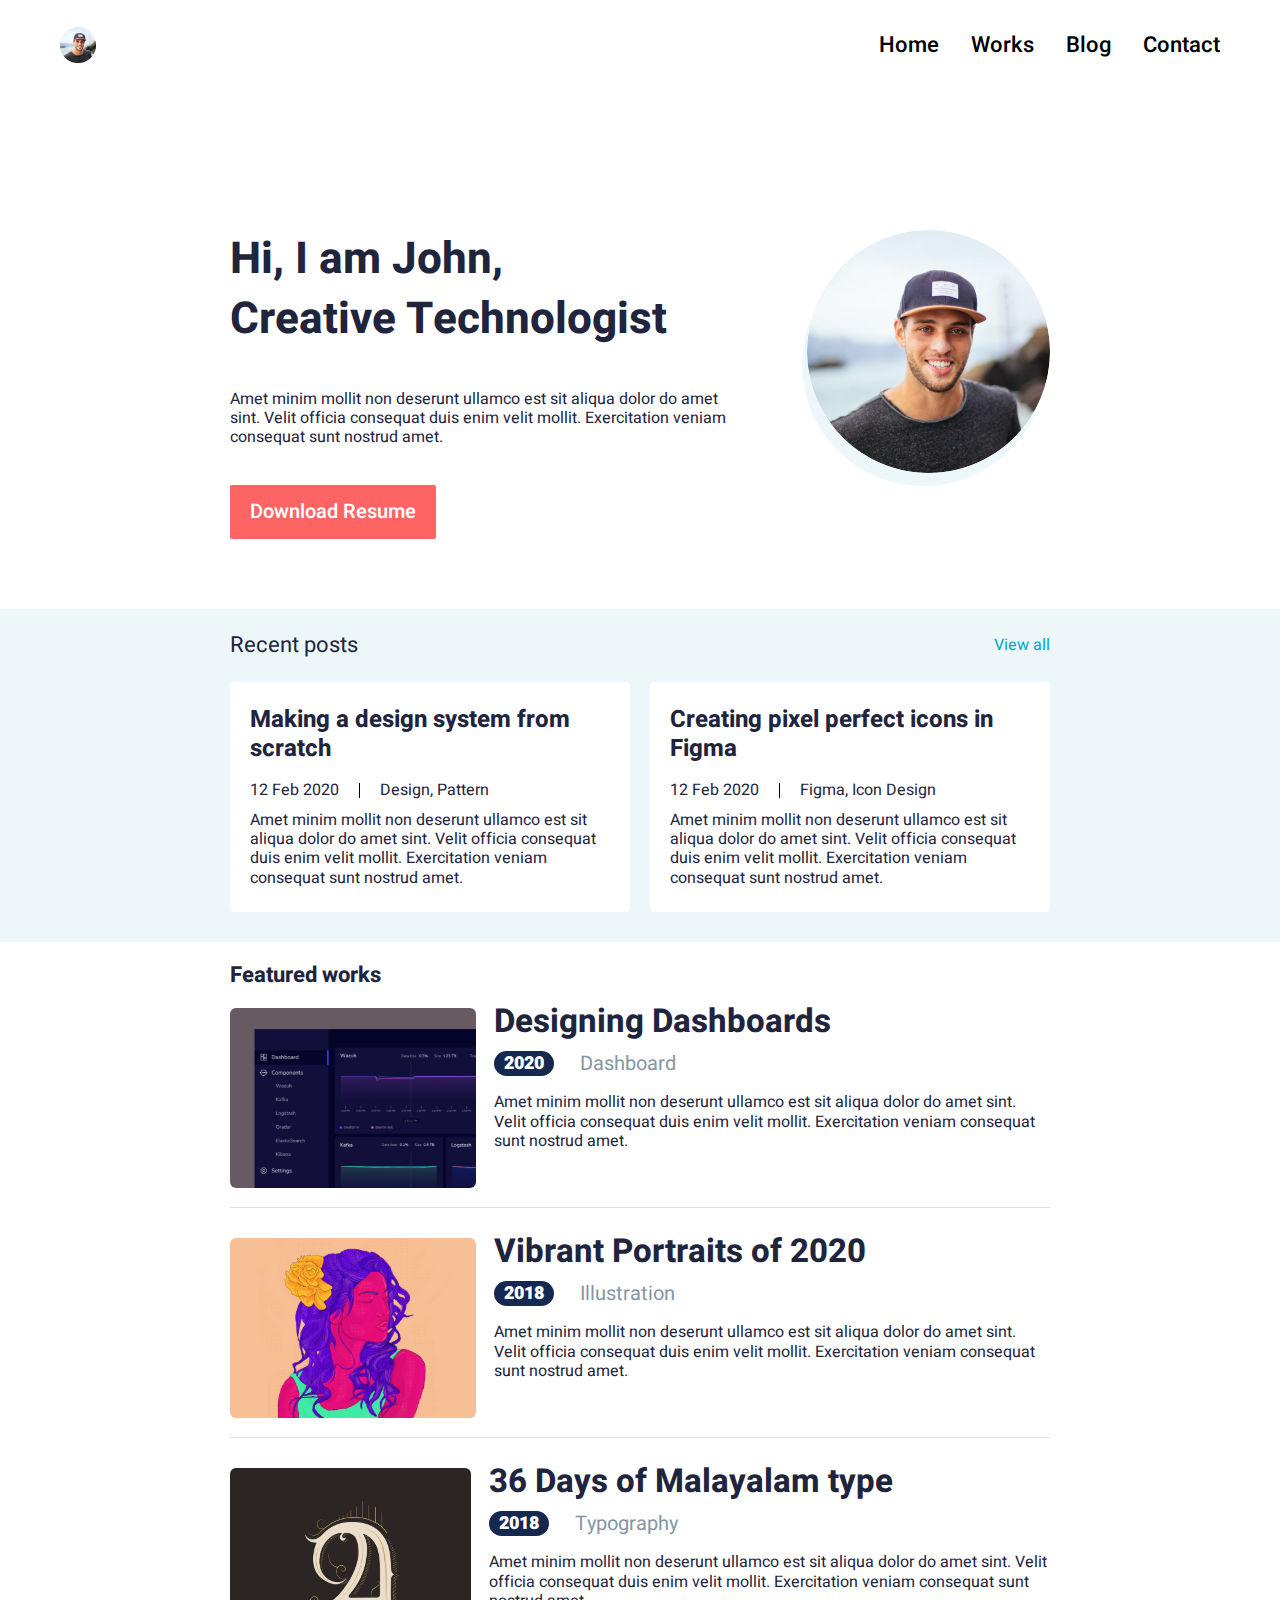
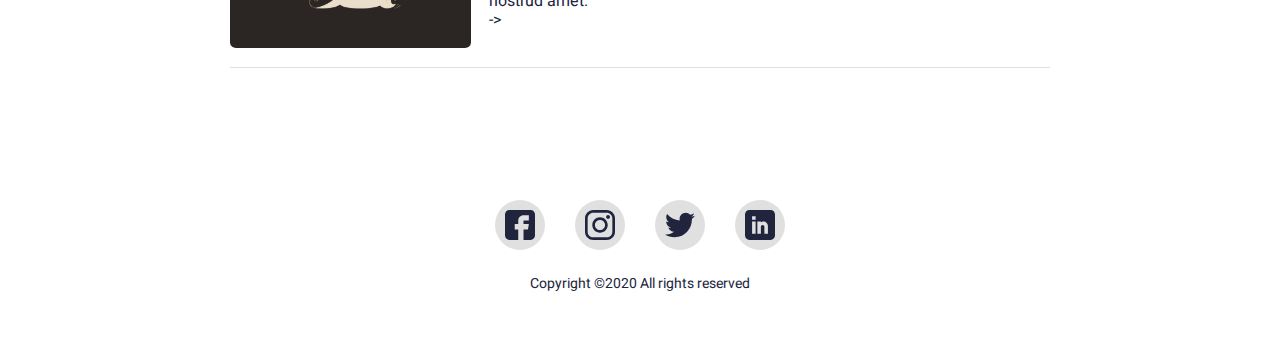
<file: index.html>
<!DOCTYPE html>
<html lang="uz">
<head>
    <meta charset="UTF-8">
    <meta http-equiv="X-UA-Compatible" content="IE=edge">
    <meta name="viewport" content="width=device-width, initial-scale=1.0">
    <title></title>
    <!-- CSS -->
    <link rel="stylesheet" href="./css/normalize.css">
    <!-- <link rel="stylesheet" href="./css/main.css"> -->
    <link rel="stylesheet" href="./css/main.min.css">
</head>
<body >
    <!-- HEADER -->
    <header class="header">

        <button class="header_logo">
            <img src="./images/png/john.png" alt="john-img" class="header__logo-img"  width="36" height="36">
        </button>
        <nav class="header_nav">
            <ul class="header_nav_list">

                <li class="header_nav_item">
                    <a href="./index.html" target="_blank" class="header_nav_link">Home</a>
                </li>

                <li class="header_nav_item">
                    <a href="./work/index.html" target="_blank" class="header_nav_link">Works</a>
                </li>

                <li class="header_nav_item">
                    <a href="./blog/index.html" target="_blank" class="header_nav_link">Blog</a>
                </li>

                <li class="header_nav_item">
                    <a href="./workdetails/index.html" target="_blank" class="header_nav_link">Contact</a>
                </li>

            </ul>

        </nav>

        <button class="burger-btn">
            <svg xmlns="http://www.w3.org/2000/svg" width="30" height="20" fill="none"><path stroke="#21243D" stroke-width="1.6" d="M0 1h30M0 10h30M0 19h30"/></svg>
        </button>

    </header>
    <!-- HEADER END -->


    <!-- MAIN -->

    <main class="main">
        <!-- HERO section -->

        <section class="hero">
            <div class="container">

                <div class="hero__trxt-wrapper">

                    <h1 class="hero__title">Hi, I am John, <br> Creative Technologist</h1>

                    <p class="hero__text">Amet minim mollit non deserunt ullamco est sit aliqua dolor do amet sint. Velit officia consequat duis enim velit mollit. Exercitation veniam consequat sunt nostrud amet.</p>

                    <a href="#" class="hero__btn primary-btn" >Download Resume</a>

                </div>
              <img class="hero__img" src="./images/png/john.png" alt="john-image" srcset="./images/png/john.png 1x, ./images/png/john@2x.png 2x" width="243" height="243">
            </div>
        </section>
        <!-- HERO section end -->
        <section class="recent-posts">
            <div class="container">
               <div class="recent-post__top">
                <h2 class="recent-post__title ">Recent posts</h2>
                <a href="" class="recent-post__link">View all</a>
               </div>

               <ul class="recent-posts__cards">
                <li class="recent-posts__item">
                    <h2 class="recent-posts__item-title">Making a design system from scratch</h2>
                    <div class="card-date">
                        <tim class="card-date__time" datetime="2020-02-12">12 Feb 2020</time>
                        <span class="card-date__line"></span>
                        <span class="card-date__job">Design, Pattern</span>
                    </div>
                        <p class="recent-posts__text">Amet minim mollit non deserunt ullamco est sit aliqua dolor do amet sint. Velit officia consequat duis enim velit mollit. Exercitation veniam consequat sunt nostrud amet.</p>
                   
                </li>

                <li class="recent-posts__item">
                    <h2 class="recent-posts__item-title">Creating pixel perfect icons in Figma</h2>
                    <div class="card-date">
                        <tim class="card-date__time" datetime="2020-02-12">12 Feb 2020</time>
                        <span class="card-date__line"></span>
                        <span class="card-date__job">Figma, Icon Design</span>
                    </div>
                        <p class="recent-posts__text">Amet minim mollit non deserunt ullamco est sit aliqua dolor do amet sint. Velit officia consequat duis enim velit mollit. Exercitation veniam consequat sunt nostrud amet.</p>
                    
                </li>
               </ul>
            </div>
        </section>
<!-- FEATURED works section -->
        <section class="featured-works">
            <div class="container">
           <h2 class="works__title">Featured works</h2>
           <ul class="works__wrapper">
            <li class="works__item dashbord">
                <img src="./images/svg/dashbord.svg" alt="dashbord" width="246" height="180">
               <div class="work__text-wrapper">
                <h1 class="works__item-title  ">Designing Dashboards</h1>
                <div class="work-year-and-type-wrapper">
                    <span class="works__year">2020</span>
                <p class="works__type">Dashboard</p>
                </div>
                <p class="works__text">Amet minim mollit non deserunt ullamco est sit aliqua dolor do amet sint. Velit officia consequat duis enim velit mollit. Exercitation veniam consequat sunt nostrud amet.</p>
            </li>
                <li class="works__item illustration">
                    <img src="./images/svg/illustration.svg" alt="illustration" width="246" height="180">
                   <div class="work__text-wrapper">
                    <h1 class="works__item-title  ">Vibrant Portraits of 2020</h1>
                    <div class="work-year-and-type-wrapper">
                        <span class="works__year">2018</span>
                    <p class="works__type">Illustration</p>
                    </div>
                    <p class="works__text">Amet minim mollit non deserunt ullamco est sit aliqua dolor do amet sint. Velit officia consequat duis enim velit mollit. Exercitation veniam consequat sunt nostrud amet.</p>
                </li>
                    <li class="works__item typography">
                        <img src="./images/svg/typography.svg" alt="typography" width="246" height="180">
                       <div class="work__text-wrapper">
                        <h1 class="works__item-title  ">36 Days of Malayalam type</h1>
                        <div class="work-year-and-type-wrapper">
                            <span class="works__year">2018</span>
                        <p class="works__type">Typography</p>
                        </div>
                        <p class="works__text">Amet minim mollit non deserunt ullamco est sit aliqua dolor do amet sint. Velit officia consequat duis enim velit mollit. Exercitation veniam consequat sunt nostrud amet.</p>->
            </li>
           </ul>
        </div>
        </section>
    </main>

    <!-- MAIN END -->

    <!-- FOOTER -->
     
     <footer class="footer">
        <div class="container">
           <div class="footer__img-wrapper">
           <a href="#" class="footer__app-link"> <img src="./images/svg/facebook.svg" alt="facebook" width="30" height="30"></a>
            <a href="#" class="footer__app-link"><img src="./images/svg/intagram.svg" alt="intagram" width="30" height="30"></a>
            <a href="#" class="footer__app-link"><img src="./images/svg/twiter.svg" alt="intagram" width="30" height="30"></a>
            <a href="#" class="footer__app-link"><img src="./images/svg/Linkedin.svg" alt="intagram" width="30" height="30"></a>
           </div>

            <p class="footer__text">Copyright ©2020 All rights reserved </p>
        </div>
     </footer>

<!-- FOOTER END-->

    <script src="./app.js"></script>
    
</body>
</html>
</file>
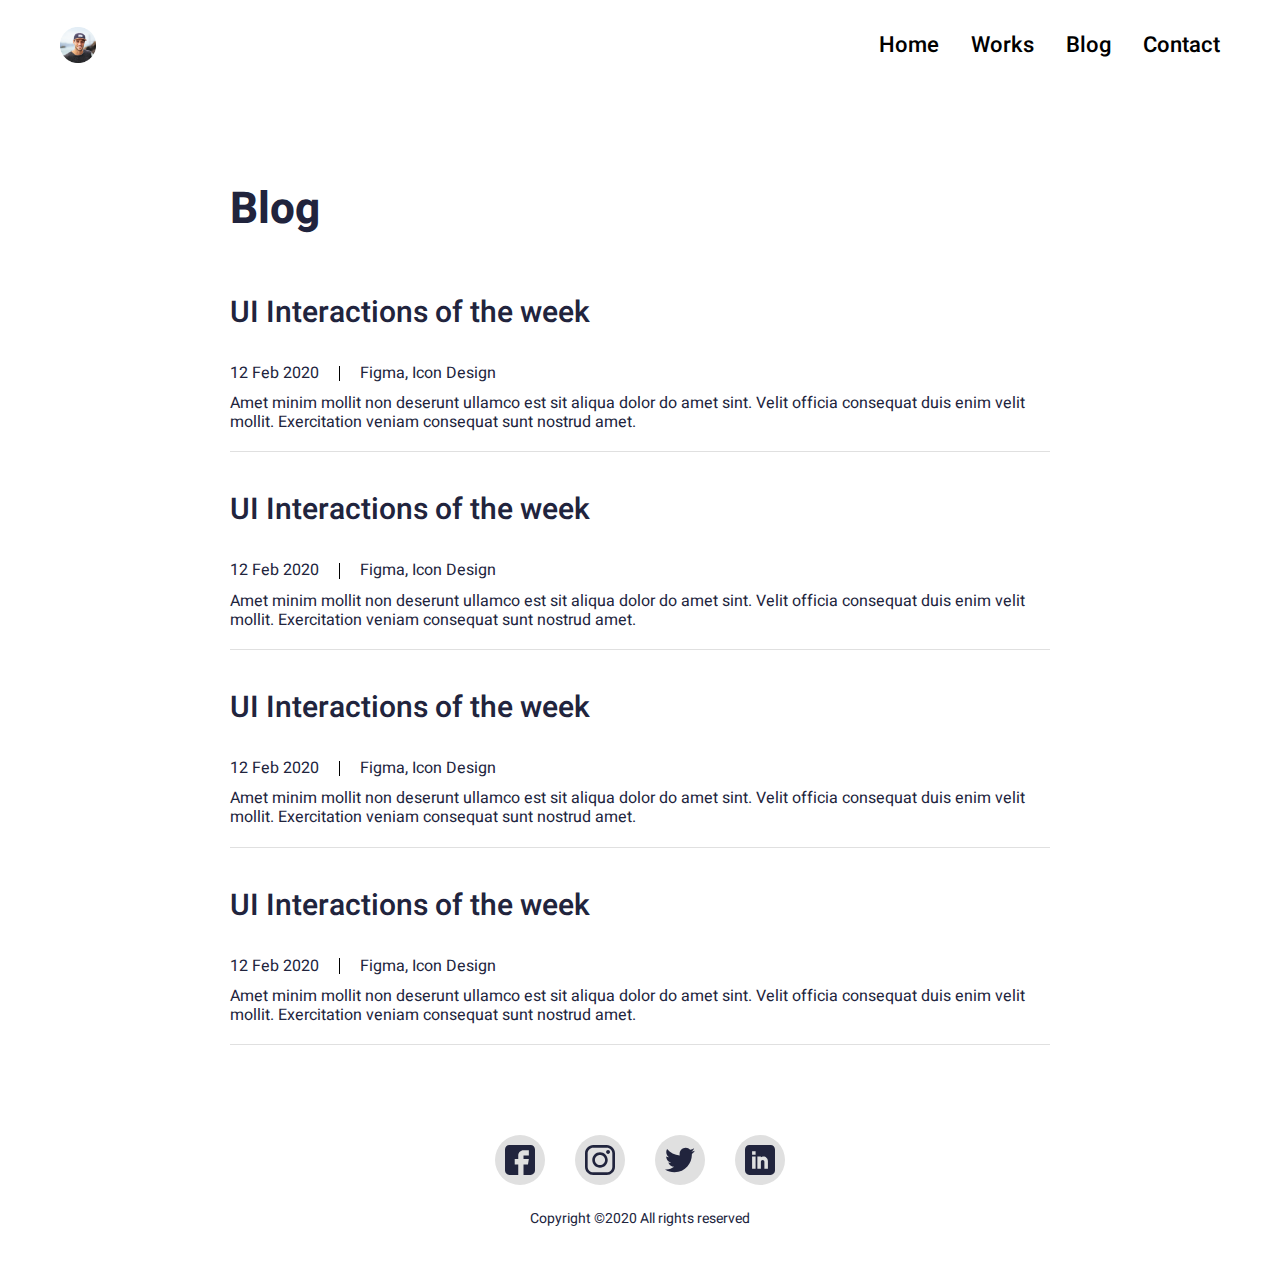
<file: blog/index.html>
<!DOCTYPE html>
<html lang="uz">
<head>
    <meta charset="UTF-8">
    <meta http-equiv="X-UA-Compatible" content="IE=edge">
    <meta name="viewport" content="width=device-width, initial-scale=1.0">
    <title>Blog</title>
    <link rel="stylesheet" href="../css/normalize.css">
    <!-- <link rel="stylesheet" href="../css/main.css"> -->
    <link rel="stylesheet" href="../css/main.min.css">
   <!-- <link rel="stylesheet" href="../css/blog.css"> -->
   <link rel="stylesheet" href="../css/blog.min.css">
</head>
<body>
       <!-- HEADER -->
       <header class="header">
        <button class="header_logo">
            <img src="../images/png/john.png" alt="john-img" class="header__logo-img"  width="36" height="36">
        </button>
        <nav class="header_nav">
            <ul class="header_nav_list">
                <li class="header_nav_item">
                    <a href="../index.html" class="header_nav_link">Home</a>
                </li>
                <li class="header_nav_item">
                    <a href="#" class="header_nav_link">Works</a>
                </li>

                <li class="header_nav_item">
                    <a href="#" class="header_nav_link">Blog</a>
                </li>

                <li class="header_nav_item">
                    <a href="#" class="header_nav_link">Contact</a>
                </li>
            </ul>

        </nav>

        <button class="burger-btn">
            <svg xmlns="http://www.w3.org/2000/svg" width="30" height="20" fill="none"><path stroke="#21243D" stroke-width="1.6" d="M0 1h30M0 10h30M0 19h30"/></svg>
        </button>
    </header>
    <!-- HEADER END -->
    <!-- main -->
    <main class="main">
        <div class="container">
            <h1 class="blog__primary-title">Blog</h1>
        <ul class="blog__reapet">
            <li class="blog__item">
                <h2 class="blog__title">UI Interactions of the week</h2>
                <div class="card-date">
                    <tim class="card-date__time" datetime="2020-02-12">12 Feb 2020</time>
                    <span class="card-date__line"></span>
                    <span class="card-date__job">Figma, Icon Design</span>
                </div>

                <p class="blog__reapet-text">Amet minim mollit non deserunt ullamco est sit aliqua dolor do amet sint. Velit officia consequat duis enim velit mollit. Exercitation veniam consequat sunt nostrud amet.</p>
            </li>
            <li class="blog__item">
                <h2 class="blog__title">UI Interactions of the week</h2>
                <div class="card-date">
                    <tim class="card-date__time" datetime="2020-02-12">12 Feb 2020</time>
                    <span class="card-date__line"></span>
                    <span class="card-date__job">Figma, Icon Design</span>
                </div>

                <p class="blog__reapet-text">Amet minim mollit non deserunt ullamco est sit aliqua dolor do amet sint. Velit officia consequat duis enim velit mollit. Exercitation veniam consequat sunt nostrud amet.</p>
            </li>
            <li class="blog__item">
                <h2 class="blog__title">UI Interactions of the week</h2>
                <div class="card-date">
                    <tim class="card-date__time" datetime="2020-02-12">12 Feb 2020</time>
                    <span class="card-date__line"></span>
                    <span class="card-date__job">Figma, Icon Design</span>
                </div>

                <p class="blog__reapet-text">Amet minim mollit non deserunt ullamco est sit aliqua dolor do amet sint. Velit officia consequat duis enim velit mollit. Exercitation veniam consequat sunt nostrud amet.</p>
            </li>
            <li class="blog__item">
                <h2 class="blog__title">UI Interactions of the week</h2>
                <div class="card-date">
                    <tim class="card-date__time" datetime="2020-02-12">12 Feb 2020</time>
                    <span class="card-date__line"></span>
                    <span class="card-date__job">Figma, Icon Design</span>
                </div>

                <p class="blog__reapet-text">Amet minim mollit non deserunt ullamco est sit aliqua dolor do amet sint. Velit officia consequat duis enim velit mollit. Exercitation veniam consequat sunt nostrud amet.</p>
            </li>
       
        </ul>
        </div>
    </main>
    <!-- main end-->

        <!-- FOOTER -->
    
        <footer class="footer">
            <div class="container">
               <div class="footer__img-wrapper">
     
            <a href="#" class="footer__app-link"> <img src="../images/svg/facebook.svg" alt="facebook" width="30" height="30"></a>
            <a href="#" class="footer__app-link"><img src="../images/svg/intagram.svg" alt="intagram" width="30" height="30"></a>
            <a href="#" class="footer__app-link"><img src="../images/svg/twiter.svg" alt="intagram" width="30" height="30"></a>
            <a href="#" class="footer__app-link"><img src="../images/svg/Linkedin.svg" alt="intagram" width="30" height="30"></a>
               </div>
    
                <p class="footer__text">Copyright ©2020 All rights reserved </p>
            </div>
         </footer>
     <!-- FOOTER END-->
    <script src="../app.js"></script>
</body>
</html>
</file>
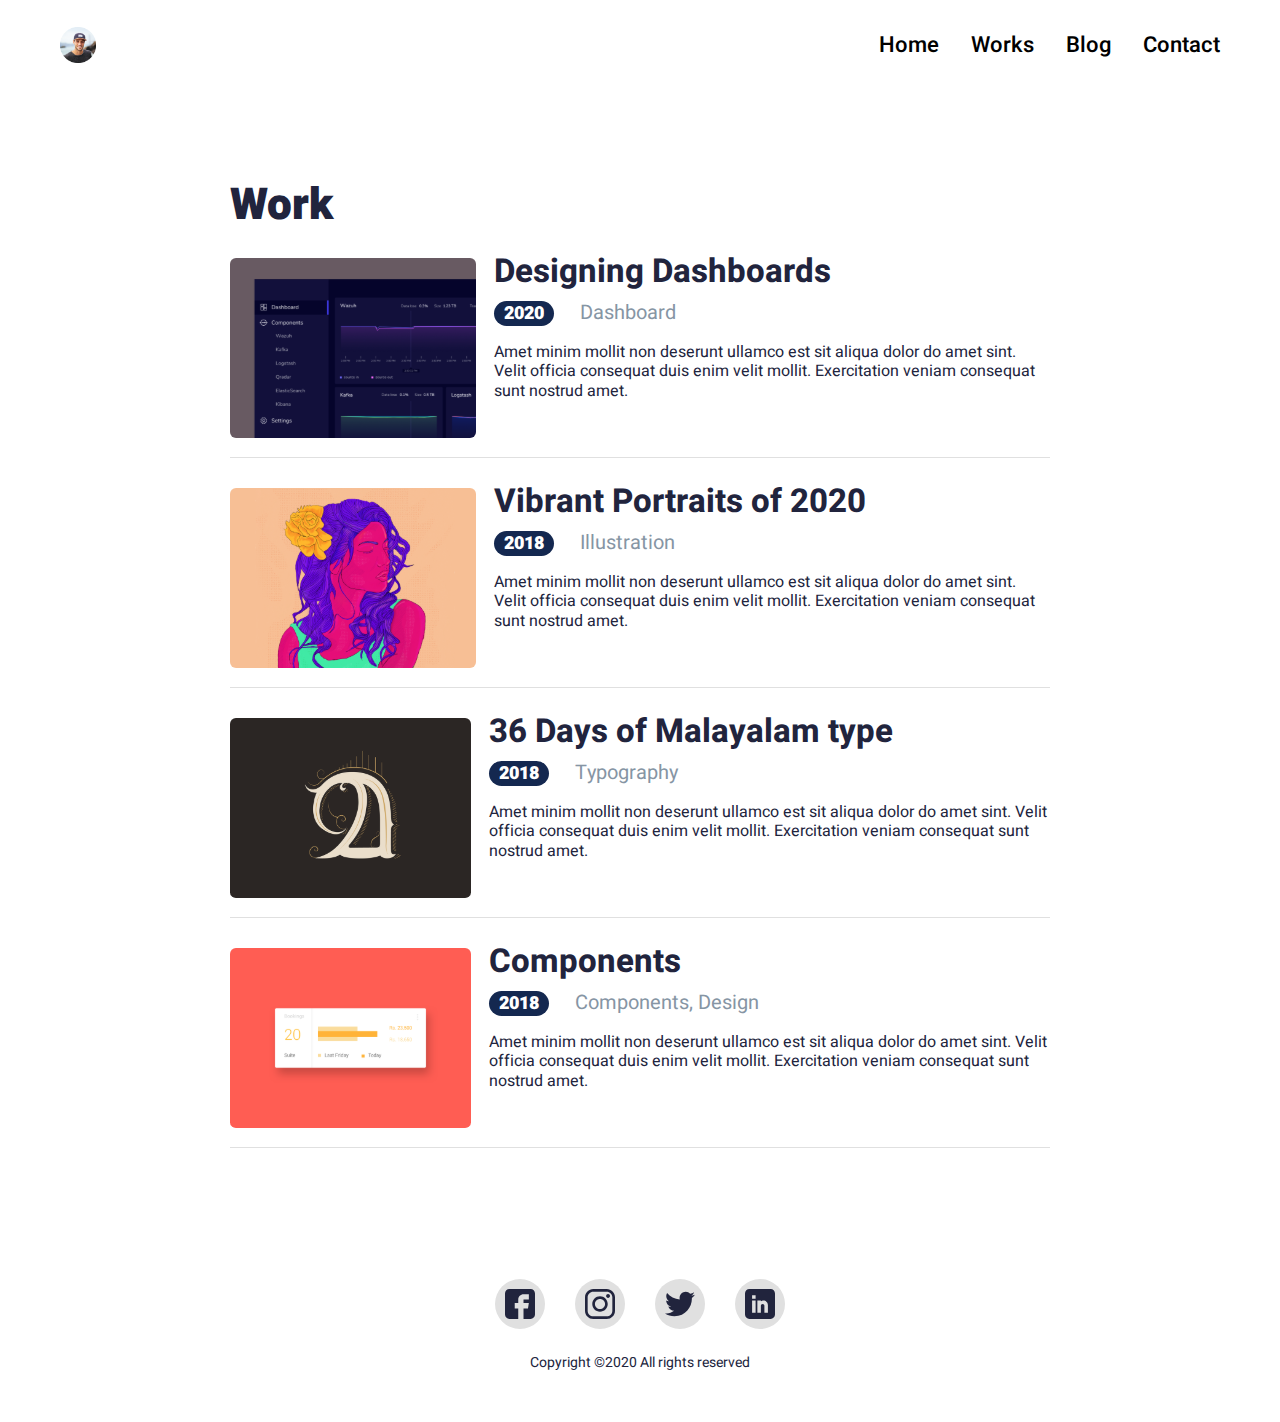
<file: work/index.html>
<!DOCTYPE html>
<html lang="en">
<head>
    <meta charset="UTF-8">
    <meta http-equiv="X-UA-Compatible" content="IE=edge">
    <meta name="viewport" content="width=device-width, initial-scale=1.0">
    <title>WORK</title>
    <link rel="stylesheet" href="../css/normalize.css">
    <!-- <link rel="stylesheet" href="../css/main.css"> -->
    <link rel="stylesheet" href="../css/main.min.css">
    <!-- <link rel="stylesheet" href="../css/work.css"> -->
    <link rel="stylesheet" href="../css/work.min.css">
</head>
<body>
       <!-- HEADER -->
       <header class="header">
        <button class="header_logo">
            <img src="../images/png/john.png" alt="john-img" class="header__logo-img"  width="36" height="36">
        </button>
        <nav class="header_nav">
            <ul class="header_nav_list">
                <li class="header_nav_item">
                    <a href="../index.html" class="header_nav_link">Home</a>
                </li>
                <li class="header_nav_item">
                    <a href="./work/index.html" class="header_nav_link">Works</a>
                </li>

                <li class="header_nav_item">
                    <a href="./blog/index.html" class="header_nav_link">Blog</a>
                </li>

                <li class="header_nav_item">
                    <a href="#" class="header_nav_link">Contact</a>
                </li>
            </ul>

        </nav>

        <button class="burger-btn">
            <svg xmlns="http://www.w3.org/2000/svg" width="30" height="20" fill="none"><path stroke="#21243D" stroke-width="1.6" d="M0 1h30M0 10h30M0 19h30"/></svg>
        </button>
    </header>
    <!-- HEADER END -->
    <section class="featured-works">
        <div class="container">
       <h2 class="works__primary-title">Work</h2>
       <ul class="works__wrapper">
        <li class="works__item dashbord">
            <img class="dashbord-img" src="../images/svg/dashbord.svg" alt="dashbord">
           <div class="work__text-wrapper">
            <h1 class="works__item-title  ">Designing Dashboards</h1>
            <div class="work-year-and-type-wrapper">
                <span class="works__year">2020</span>
            <p class="works__type">Dashboard</p>
            </div>
            <p class="works__text">Amet minim mollit non deserunt ullamco est sit aliqua dolor do amet sint. Velit officia consequat duis enim velit mollit. Exercitation veniam consequat sunt nostrud amet.</p>
        </li>

            <li class="works__item illustration">
                <img src="../images/svg/illustration.svg" alt="illustration" width="246" height="180">
               <div class="work__text-wrapper">
                <h1 class="works__item-title  ">Vibrant Portraits of 2020</h1>
                <div class="work-year-and-type-wrapper">
                    <span class="works__year">2018</span>
                <p class="works__type">Illustration</p>
                </div>
                <p class="works__text">Amet minim mollit non deserunt ullamco est sit aliqua dolor do amet sint. Velit officia consequat duis enim velit mollit. Exercitation veniam consequat sunt nostrud amet.</p>
            </li>

                <li class="works__item typography">
                    <img src="../images/svg/typography.svg" alt="typography" width="246" height="180">
                   <div class="work__text-wrapper">
                    <h1 class="works__item-title  ">36 Days of Malayalam type</h1>
                    <div class="work-year-and-type-wrapper">
                        <span class="works__year">2018</span>
                    <p class="works__type">Typography</p>
                    </div>
                    <p class="works__text">Amet minim mollit non deserunt ullamco est sit aliqua dolor do amet sint. Velit officia consequat duis enim velit mollit. Exercitation veniam consequat sunt nostrud amet.</p>
           </div>
        </li>

        
        <li class="works__item typography">
            <img src="../images/svg/components.svg" alt="components" width="246" height="180">
           <div class="work__text-wrapper">
            <h1 class="works__item-title  ">Components</h1>
            <div class="work-year-and-type-wrapper">
                <span class="works__year">2018</span>
            <p class="works__type">Components, Design</p>
            </div>
            <p class="works__text">Amet minim mollit non deserunt ullamco est sit aliqua dolor do amet sint. Velit officia consequat duis enim velit mollit. Exercitation veniam consequat sunt nostrud amet.</p>
   </div>
</li>

<li class="works__item typography landing">
    <img src="../images/svg/landing pages.svg" alt="components" width="339" height="230">
   <div class="work__text-wrapper">
    <h1 class="works__item-title  ">Designing Landing pages</h1>
    <div class="work-year-and-type-wrapper">
        <span class="works__year">2020</span>
    <p class="works__type">Website</p>
    </div>
    <p class="works__text">Amet minim mollit non deserunt ullamco est sit aliqua dolor do amet sint. Velit officia consequat duis enim velit mollit. Exercitation veniam consequat sunt nostrud amet.</p>
</div>
</li>
       </ul>
    </div> 
</section>
<footer class="footer">
    <div class="container">
       <div class="footer__img-wrapper">
        <a href="#" class="footer__app-link"> <img src="../images/svg/facebook.svg" alt="facebook" width="30" height="30"></a>
        <a href="#" class="footer__app-link"><img src="../images/svg/intagram.svg" alt="intagram" width="30" height="30"></a>
        <a href="#" class="footer__app-link"><img src="../images/svg/twiter.svg" alt="intagram" width="30" height="30"></a>
        <a href="#" class="footer__app-link"><img src="../images/svg/Linkedin.svg" alt="intagram" width="30" height="30"></a>
       </div>

        <p class="footer__text">Copyright ©2020 All rights reserved </p>
    </div>
 </footer>
<!-- FOOTER END-->

<script src="../app.js"></script>
</body>
</html>
</file>
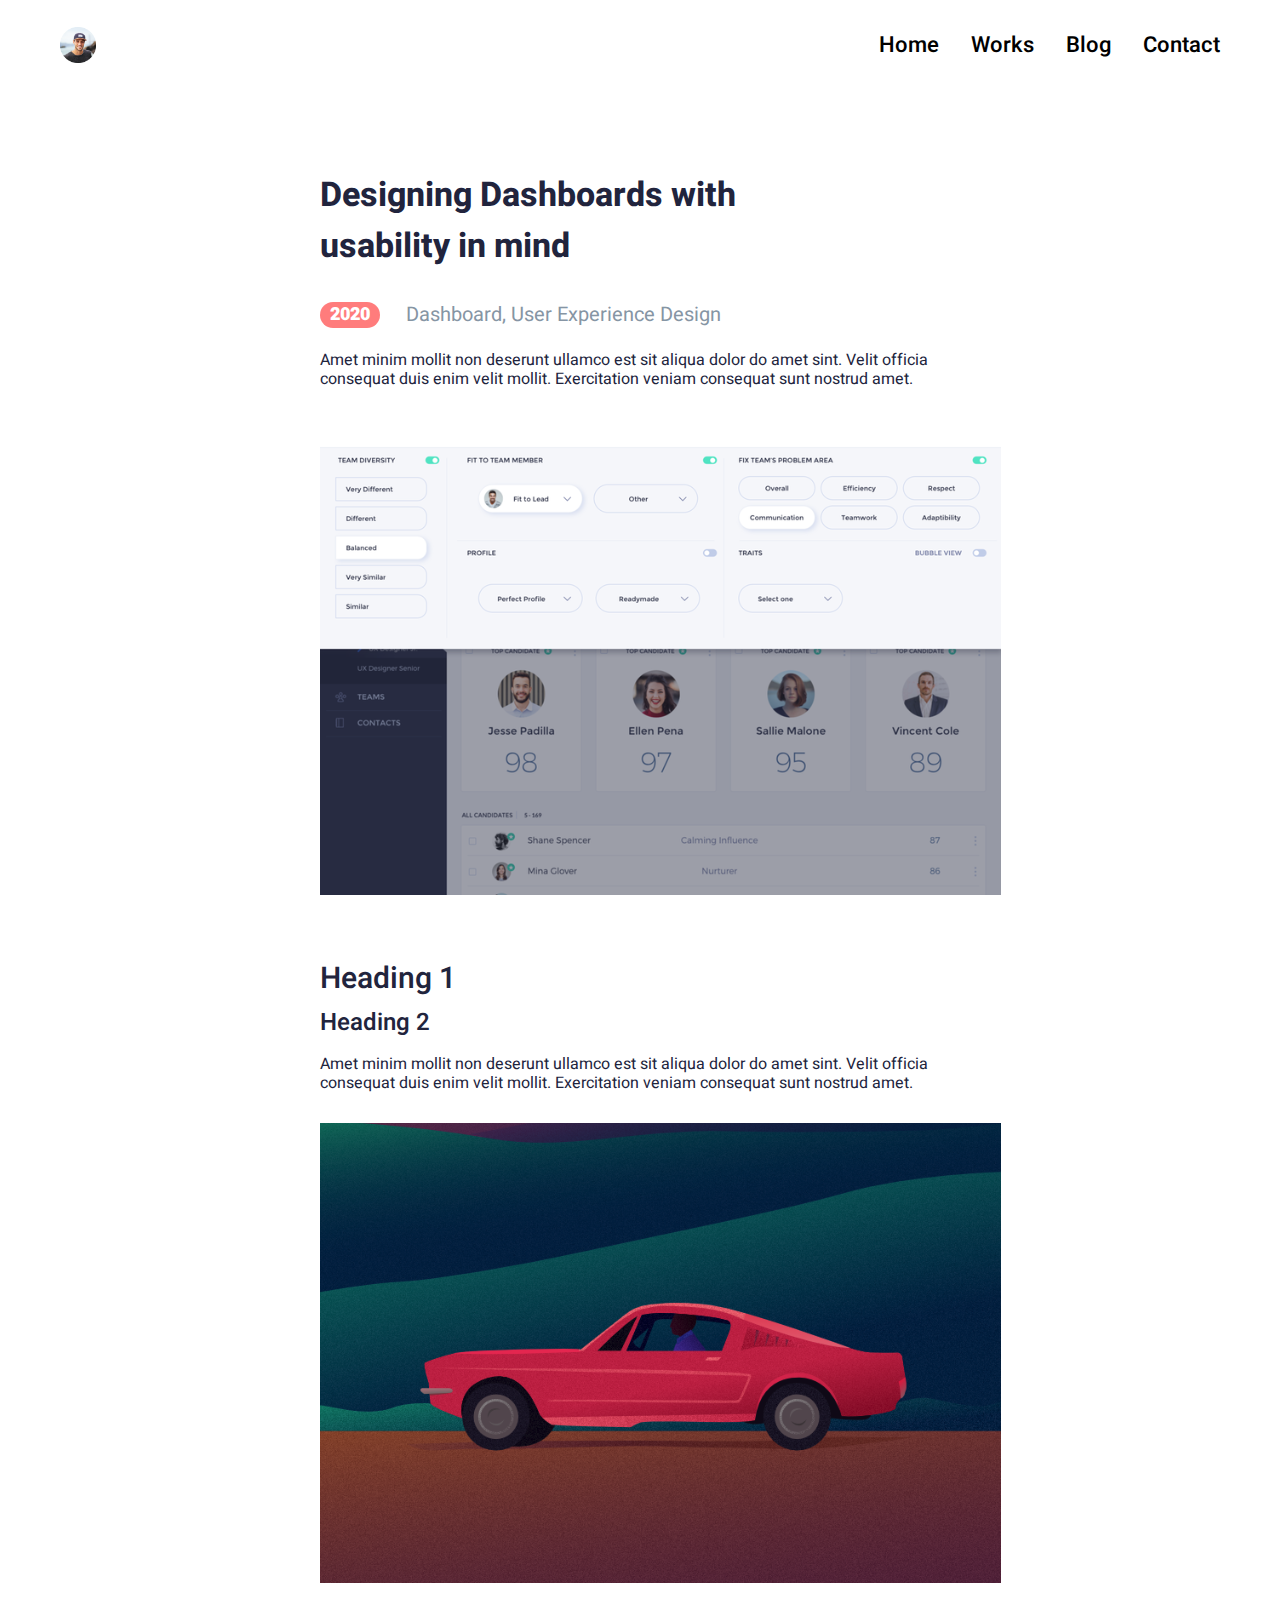
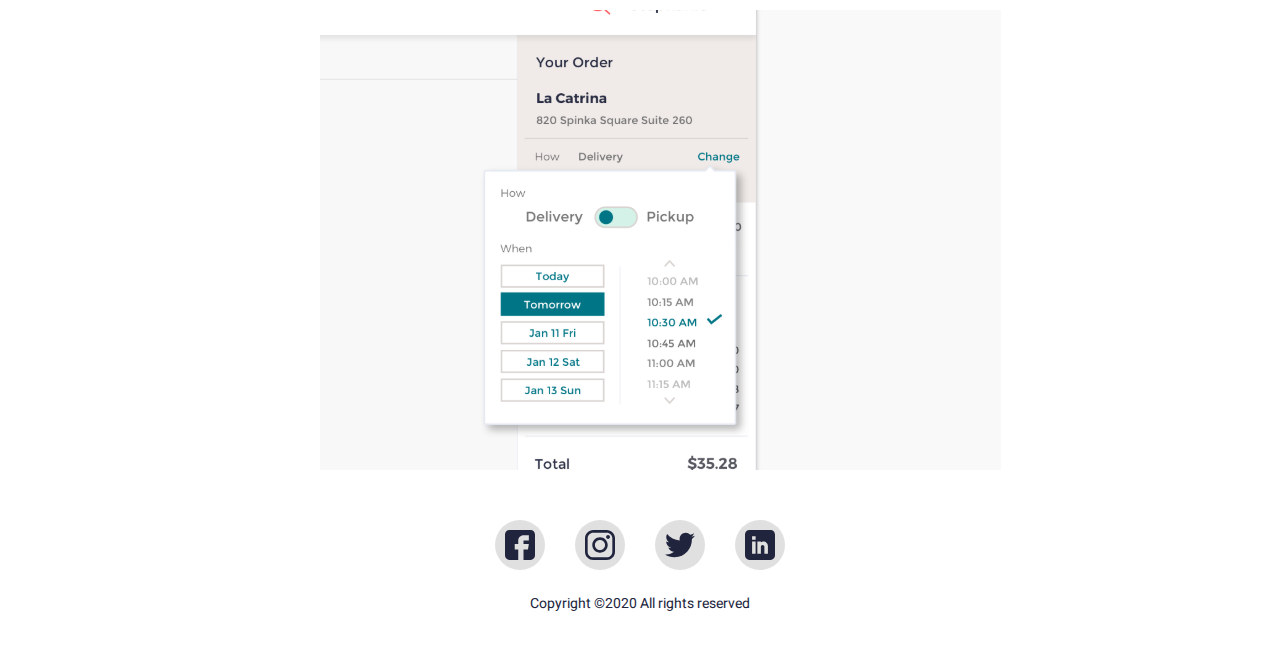
<file: workdetails/index.html>
<!DOCTYPE html>
<html lang="en">
<head>
    <meta charset="UTF-8">
    <meta http-equiv="X-UA-Compatible" content="IE=edge">
    <meta name="viewport" content="width=device-width, initial-scale=1.0">
    <title>Work deatails</title>
    <link rel="stylesheet" href="../css/normalize.css">
    <!-- <link rel="stylesheet" href="../css/main.css"> -->
    <link rel="stylesheet" href="../css/main.min.css">
    <!-- <link rel="stylesheet" href="../css/details.css"> -->
    <link rel="stylesheet" href="../css/details.min.css">



</head>
<body>
         <!-- HEADER -->
         <header class="header">
            <button class="header_logo">
                <img src="../images/png/john.png" alt="john-img" class="header__logo-img"  width="36" height="36">
            </button>
            <nav class="header_nav">
                <ul class="header_nav_list">
                    <li class="header_nav_item">
                        <a href="../index.html" class="header_nav_link">Home</a>
                    </li>
                    <li class="header_nav_item">
                        <a href="./work/index.html" class="header_nav_link">Works</a>
                    </li>
    
                    <li class="header_nav_item">
                        <a href="./blog/index.html" class="header_nav_link">Blog</a>
                    </li>
    
                    <li class="header_nav_item">
                        <a href="#" class="header_nav_link">Contact</a>
                    </li>
                </ul>
    
            </nav>
    
            <button class="burger-btn">
                <svg xmlns="http://www.w3.org/2000/svg" width="30" height="20" fill="none"><path stroke="#21243D" stroke-width="1.6" d="M0 1h30M0 10h30M0 19h30"/></svg>
            </button>
        </header>
        <!-- HEADER END -->
  <main class="main">
  
    <div class="container">
        <div class="work__text-wrapper details">
            <h1 class="details__title">Designing Dashboards with   usability in mind</h1>
            <div class="work-year-and-type-wrapper details-wrapper">
                <span class="works__year detail__year ">2020</span>
            <p class="works__type work__wrapper-type">Dashboard, User Experience Design</p>
            </div>
            <p class="details__text">Amet minim mollit non deserunt ullamco est sit aliqua dolor do amet sint. Velit officia consequat duis enim velit mollit. Exercitation veniam consequat sunt nostrud amet.</p>
        </div>
       <img class="details" src="../images/svg/details.svg" alt="details" >
       <h1 class="heading__title">Heading 1</h1>
       <h2 class="heading__title-two">Heading 2</h2>
       <p class="heading-text">Amet minim mollit non deserunt ullamco est sit aliqua dolor do amet sint. Velit officia consequat duis enim velit mollit. Exercitation veniam consequat sunt nostrud amet.</p>
       <img class="car" src="../images/svg/car.svg" >
       <img class="order" src="../images/svg/order.svg" >
  </main>

  
    <!-- FOOTER -->
     
    <footer class="footer">
        <div class="container">
           <div class="footer__img-wrapper">
           <a href="#" class="footer__app-link"> <img src="../images/svg/facebook.svg" alt="facebook" width="30" height="30"></a>
            <a href="#" class="footer__app-link"><img src="../images/svg/intagram.svg" alt="intagram" width="30" height="30"></a>
            <a href="#" class="footer__app-link"><img src="../images/svg/twiter.svg" alt="intagram" width="30" height="30"></a>
            <a href="#" class="footer__app-link"><img src="../images/svg/Linkedin.svg" alt="intagram" width="30" height="30"></a>
           </div>

            <p class="footer__text">Copyright ©2020 All rights reserved </p>
        </div>
     </footer>
<!-- FOOTER END-->


<script src="../app.js"></script>
</body>
</html>
</file>
<file: css/main.css>
/*
* Prefixed by https://autoprefixer.github.io
* PostCSS: v8.4.14,
* Autoprefixer: v10.4.7
* Browsers: last 4 version
*/

/* FONTS */
@font-face {
    font-display: swap;
    font-family: 'Heebo';
    font-style: normal;
    font-weight: 400;
    src: url('../fonts/heebo-v21-latin-regular.woff2') format('woff2'),
        /* Chrome 36+, Opera 23+, Firefox 39+ */
        url('../fonts/heebo-v21-latin-regular.woff') format('woff');
}

@font-face {
    font-display: swap;
    font-family: 'Heebo';
    font-style: normal;
    font-weight: 500;
    src: url('../fonts/heebo-v21-latin-500.woff2') format('woff2'),
        /* Chrome 36+, Opera 23+, Firefox 39+ */
        url('../fonts/heebo-v21-latin-500.woff') format('woff');
}

@font-face {
    font-display: swap;
    font-family: 'Heebo';
    font-style: normal;
    font-weight: 700;
    src: url('../fonts/heebo-v21-latin-700.woff2') format('woff2'),
        /* Chrome 36+, Opera 23+, Firefox 39+ */
        url('../fonts/heebo-v21-latin-700.woff') format('woff');
}

@font-face {
    font-display: swap;
    font-family: 'Heebo';
    font-style: normal;
    font-weight: 900;
    src: url('../fonts/heebo-v21-latin-900.woff2') format('woff2'),
        /* Chrome 36+, Opera 23+, Firefox 39+ */
        url('../fonts/heebo-v21-latin-900.woff') format('woff');
}

/* VARIABLES */
:root {
    --primary-color: #ff6464;
    --secondary-color:#00A8CC;
    --white-color: #fff;
    --black-color: #000;
    --dark-text-color:#21243D;
    --light-color:#8695A4;
    --gray-liner-color:#E0E0E0;
    --work-section-year-color:#142850;

    /* background colors*/

    --white-bg-color: #fff;
    --black-bg-color: #000;
    --secondary-bg-color:#EDF7FA;

    /* FONTS */
    --site-fonts:"Heebo","ARIAL", sans-serif;
}

*,
*::after,
*::before {
    -webkit-box-sizing: border-box;
            box-sizing: border-box;
    margin: 0;
    padding: 0;
}

*:focus{
    outline: 1px solid var(--primary-color);
    outline-offset: 2px;
}

html {
    height: 100%;
    scroll-behavior: smooth;
    font-size: 62.5%;
}

body{
    height: 100%;
    display: -webkit-box;
    display: -ms-flexbox;
    display: flex;
    -webkit-box-orient: vertical;
    -webkit-box-direction: normal;
        -ms-flex-direction: column;
            flex-direction: column;
    font-family: var(--site-fonts);
    font-weight: 400;
    font-size: 1.6rem;
    line-height: 1.2;
    color: var(--dark-text-color);
    background-color: var(--white-bg-color)
}

.dark-mode{
    --white-color: #21243D;;
    --black-color: #fff;
    --dark-text-color:#fff;
    --work-section-year-color:#fff;



    /* background colors*/

    --white-bg-color: #21243D;
    --black-bg-color: #fff;

    /* FONTS */
    --site-fonts:"Heebo","ARIAL", sans-serif;
}

.container{
    width: 100%;
    max-width: 860px;
    margin: 0 auto;
    padding: 0 2rem;
}
.primary-btn{
    --white-color:#fff;
    background-color: var(--primary-color);
    padding: 1.2rem 2rem;
    display: inline-block;
    font-weight: 500;
    font-size: 2rem;
    line-height: 1.5;
    color: var(--white-color);
    border-radius: 2px;
}
.primary-btn:hover{
    opacity: 0.8;
}
.primary-btn:active{
    opacity: 0.6;
}
main{
    -webkit-box-flex: 1;
        -ms-flex-positive: 1;
            flex-grow: 1;
}
h1{
    font-weight: 700;
    font-size: 4.4rem;
    margin: 0;
    line-height: 1.36;
}

a{
    color: inherit;
    text-decoration: none;
    display: block;
}

button
{
    cursor: pointer;
    border: none;
    outline: none;
    background-color: transparent;
    display: block;
}

ul , ol{
    list-style: none ;
}

img{
    display: block;
}

/* HEADER STYLES */

.header{
    padding: 2.7rem 6rem;
    display: -webkit-box;
    display: -ms-flexbox;
    display: flex;
    -webkit-box-align: center;
        -ms-flex-align: center;
            align-items: center;
    -webkit-box-pack: justify;
        -ms-flex-pack: justify;
            justify-content: space-between;
}

.header__logo-img{
    width: 36px;
    height: 36px;
    -o-object-fit: contain;
       object-fit: contain;
    -o-object-position: center;
       object-position: center;
}

.header_nav_list{
    display: -webkit-box;
    display: -ms-flexbox;
    display: flex;
    -webkit-box-align: center;
        -ms-flex-align: center;
            align-items: center;
    gap:3.2rem;
}

.header_nav_link{
    font-weight: 500;
    font-size: 2.2rem;
    line-height: 1.5;
    color: var(--black-color);
}

.header_nav_link:hover{
    color: var(--primary-color);
}
.burger-btn{
    display: none;
}
.burger-btn svg path {

    stroke:var(--dark-text-color);
}
/* MAIN STYLES */
.main{
    -webkit-box-flex: 1;
        -ms-flex-positive: 1;
            flex-grow: 1;
}
/* HERO STYLES */
.hero{
    padding-top: 14rem;
    padding-bottom: 7rem;

}
.hero .container{
    display: -webkit-box;
    display: -ms-flexbox;
    display: flex;
    -webkit-box-align: start;
        -ms-flex-align: start;
            align-items: flex-start;
    -webkit-box-pack: justify;
        -ms-flex-pack: justify;
            justify-content: space-between;
}
.hero__trxt-wrapper{
    width: 100%;
    max-width: 500px;
}
.hero__title{
    margin-bottom: 4rem;
}
.hero__text{
    margin-bottom: 3.8rem;
}
.hero__img{
    width: 243px;
    height: 243px;
    -o-object-fit: contain;
       object-fit: contain;
    -o-object-position: center;
       object-position: center;
    border-radius: 50%;
    -webkit-box-shadow: -5px 13px 0 0 var(--secondary-bg-color);
            box-shadow: -5px 13px 0 0 var(--secondary-bg-color);
}
/* recent posts section styles */

.recent-posts{
    --white-color: #fff;
    --black-color: #000;
    --dark-text-color:#21243D;
    --white-bg-color: #fff;
    
    background-color: var(--secondary-bg-color);
    color: var(--dark-text-color);
    padding-bottom: 3rem;
}
.recent-post__top{
    padding: 2rem 0;
    display: -webkit-box;
    display: -ms-flexbox;
    display: flex;
    -webkit-box-align: center;
        -ms-flex-align: center;
            align-items: center;
    -webkit-box-pack: justify;
        -ms-flex-pack: justify;
            justify-content: space-between;
}
.recent-post__title{
    font-size: 2.2rem;
    line-height: 1.5;
    font-weight: 400;
}
.recent-post__link{
    color: var(--secondary-color);
    -webkit-transition: all 0.3s ease ;
    -o-transition: all 0.3s ease ;
    transition: all 0.3s ease ;
}
.recent-post__link:hover{
    letter-spacing: 0.2em;
}
.recent-posts__cards{
    display: -ms-grid;
    display: grid; 
    grid-template-columns: repeat( auto-fit, minmax(300px,1fr ));
    gap: 2rem;
}
.recent-posts__item{
    padding: 2.4rem 2rem;
    border-radius: 4px;
    background-color: var(--white-bg-color);
}

.card-date{
    display: -webkit-box;
    display: -ms-flexbox;
    display: flex;
    -webkit-box-align: stretch;
        -ms-flex-align: stretch;
            align-items: stretch;
    padding-top: 1.7rem;
    padding-bottom: 1.1rem;
}
.card-date__time{
    display: -webkit-box;
    display: -ms-flexbox;
    display: flex;
    -webkit-box-align: center;
        -ms-flex-align: center;
            align-items: center;
    gap: 2rem;
}
.card-date__line{
    display: inline-block;
    width: 1px;
    height: 80%;
    background-color: #000;
}
/* WORKS section */
.work__text-wrapper{
    padding-top: 0.2rem;
}
.works__wrapper{
    display: -webkit-box;
    display: -ms-flexbox;
    display: flex;
    -webkit-box-orient: vertical;
    -webkit-box-direction: normal;
        -ms-flex-direction: column;
            flex-direction: column;
    padding-bottom: 10.15rem;
    gap: 5rem;
}
.works__title{
    font-size: 2.2rem;
    padding: 2rem 0;
    color: var(--dark-text-color);
}
.works__item{
    display: -webkit-box;
    display: -ms-flexbox;
    display: flex;
    -webkit-box-align: start;
        -ms-flex-align: start;
            align-items: flex-start;
    gap: 1.8rem;
    position: relative;
}

.works__item::before{
    content: "";
    position: absolute;
    bottom: -2rem;
    width: 100%;
    height: 1px;
    background-color: var(--gray-liner-color);
}

.works__item-title{
    font-size: 3.3rem;
    line-height: 0.75;
    margin-bottom: 1.6rem;
}
.work-year-and-type-wrapper{
    display: -webkit-box;
    display: -ms-flexbox;
    display: flex;
    -webkit-box-align: center;
        -ms-flex-align: center;
            align-items: center;
    -webkit-box-pack: start;
        -ms-flex-pack: start;
            justify-content: flex-start;
    gap: 2.6rem;
    margin-bottom: 1.7rem;

}
.works__year{

    font-weight: 900;
    padding: 0.2rem 1rem;
    font-size: 1.8rem;
    background-color: var(--work-section-year-color);
    border-radius: 16px;
    color: var(--white-color);

}
.works__type{
    font-size: 2rem;
    color: var(--light-color);
}
.works__text{
    max-width: 595px;
}

/* FOOTER */
.footer{
    padding: 5rem;
}
.footer__img-wrapper{
    display: -webkit-box;
    display: -ms-flexbox;
    display: flex;
    -webkit-box-pack: center;
        -ms-flex-pack: center;
            justify-content: center;
    gap: 3rem;
    margin-bottom: 2.6rem;
}

.footer__text{
    font-size: 1.4rem;
    text-align: center;
}
.footer__app-link{
  
    padding: 1rem;
    display: -webkit-box;
    display: -ms-flexbox;
    display: flex;
    -webkit-box-align: center;
        -ms-flex-align: center;
            align-items: center;
    -webkit-box-pack: center;
        -ms-flex-pack: center;
            justify-content: center;
    border-radius: 50%;
    background-color: var(--gray-liner-color);
    

}
.footer__app-link:hover{
    -webkit-animation: app 2s linear infinite;
            animation: app 2s linear infinite;
}

@-webkit-keyframes app{
    0%{
        -webkit-transform: rotateY(0deg);
                transform: rotateY(0deg);
    }
    100%{
        -webkit-transform: rotateY(360deg);
                transform: rotateY(360deg);
    }
}

@keyframes app{
    0%{
        -webkit-transform: rotateY(0deg);
                transform: rotateY(0deg);
    }
    100%{
        -webkit-transform: rotateY(360deg);
                transform: rotateY(360deg);
    }
}
@media only screen and (max-width:768px){
    .hero{
        padding-top: 8rem;
    }
    .hero .container{
        -webkit-box-orient: vertical;
        -webkit-box-direction: reverse;
            -ms-flex-direction: column-reverse;
                flex-direction: column-reverse;
        -webkit-box-align: center;
            -ms-flex-align: center;
                align-items: center;
        text-align: center;
    }
}
@media  screen and
 (max-width:576px)
{
    .hero{
        padding-top: 3.3rem;
        padding-bottom: 6rem;
    }
    .hero__img{
        margin-bottom: 4rem;
        width: 50%;
        height: auto;
    }
    .hero__title{
        font-size: 3.2rem;
        margin-bottom: 2rem;
    }
    .hero__text{
        margin-bottom: 2.7rem;
    }
    .header{
        padding: 2rem 1.8rem;
    }

    .header_nav{
        display: none;}

    .burger-btn{
        display: block;
    }

}
@media only screen and (max-width:375px){
    .recent-post__top{
        -webkit-box-pack: center;
            -ms-flex-pack: center;
                justify-content: center;
    }
    .recent-post__link{
        display: none;
    }
    .works__title{
        text-align: center;
        font-size: 1.8rem;
        line-height: 1.5;
    }
    .dashbord{
        -webkit-box-orient: vertical;
        -webkit-box-direction: normal;
            -ms-flex-direction: column;
                flex-direction: column;
        -webkit-box-align: center;
            -ms-flex-align: center;
                align-items: center;
    
    }
    .works__item-title{
        font-size: 1.8rem;
        line-height: 1.5;
    }
    .works__year{
        font-size: 1.6rem;
    }
    .works__type{
        font-size: 1.6rem;
    }

    .illustration, .typography{
        display: none;
    }

}
</file>
<file: css/blog.css>
/*
* Prefixed by https://autoprefixer.github.io
* PostCSS: v8.4.14,
* Autoprefixer: v10.4.7
* Browsers: last 4 version
*/


/* main */
.main{
    -webkit-box-flex: 1;
        -ms-flex-positive: 1;
            flex-grow: 1;
}

.blog__primary-title{
    padding-top: 9rem;
    padding-bottom: 5.5rem;
}


.blog__item{
    position: relative;
    margin-bottom: 6rem;
}
.blog__item::before{
    content: "";
    position: absolute;
    bottom: -2rem;
    width: 100%;
    height: 1px;
    background-color: var(--gray-liner-color);
}

.blog__title{
    font-weight: 500;
    font-size: 3rem;
    margin-bottom: 1.6rem;
}


@media  only screen and (max-width:565px) {
    .header{
        padding: 1.5rem 1rem;
    }
    .blog__primary-title{
        padding-top: 3.6rem;
        padding-bottom: 1.8rem;
    }
    .blog__title{
        font-size:2.6rem;
        margin-bottom: 0.5rem;
    }
    .card-date__time{
        font-size: 1.6rem;
    }
    .card-date__job{
        font-size: 1.6rem;
    }
    .card-date__line{
        height: 60%;
    }

}
</file>
<file: css/work.css>
/*
* Prefixed by https://autoprefixer.github.io
* PostCSS: v8.4.14,
* Autoprefixer: v10.4.7
* Browsers: last 4 version
*/

.works__primary-title{
   font-weight:900;
   font-size:4.4rem;
   margin-top: 9rem;
   margin-bottom: 2.5rem;
   color: var(--dark-text-color);
}
.landing{

   display: none;

}
.dashbord-img{
  width:246px;
   height:180px;
}
@media only screen and (max-width:576px) {
   .dashbord-img{
       width:339px;
       height:230px;
       }
   .landing{
       display: -webkit-box;
       display: -ms-flexbox;
       display: flex;
       -webkit-box-orient: vertical;
       -webkit-box-direction: normal;
           -ms-flex-direction: column;
               flex-direction: column;
       -webkit-box-align: center;
           -ms-flex-align: center;
               align-items: center;
       gap: 1.8rem;
       position: relative;
   }
   .works__primary-title{
       font-weight:700;
       font-size:3rem;
       margin-top: 2.4rem;
       margin-bottom: 1.3rem;
       color: var(--dark-text-color);
    }
}
</file>
<file: css/details.css>
/*
* Prefixed by https://autoprefixer.github.io
* PostCSS: v8.4.14,
* Autoprefixer: v10.4.7
* Browsers: last 4 version
*/


.container{
    max-width: 681px;
}
.details{
    width: 681px;
}
.car{
    width: 681px;
    margin-bottom: 2.7rem;
}
.order{
    width: 681px;
}
.details__title  {
    max-width: 450px;
    padding-top: 7.8rem;
    font-size: 3.4rem; 
    line-height: 1.5;
    margin-bottom: 3rem;
}
.details-wrapper{
    margin-bottom: 2.3rem;
}
.detail__year{
    --white-color:#fff;
    background-color: #FF7C7C;
    color: var(--white-color);

}

.details__text{
    margin-bottom: 4.6rem;
}
.heading__title{
    font-weight: 500;
    font-size: 3rem;
    padding-top: 5.4rem;
    line-height: 2;

}
.heading__title-two{
    font-weight: 500;
    font-size: 2.4rem;
    padding-bottom: 1.7rem;
}
.heading-text{
    margin-bottom: 3rem;
}


@media only screen and (max-width:576px){
    .details__title{
        font-size: 3rem;
        line-height: 1.3;
    }
    
    .details{
        width: 329px;
    }
    .details-wrapper{
        -webkit-box-align: start;
            -ms-flex-align: start;
                align-items: flex-start;
    }
    .work__wrapper-type{
        font-size: 1.8rem;
    }
    .details__text{
        margin-bottom: 2.4rem;
    }
    .heading__title{
        font-size: 2.6rem;
    }
    .heading__title-two{
        font-size: 2rem;
    }
    .car{
        width: 329px; 
    }
    .order{
        width: 329px; 
    }
}
</file>
<file: css/main.min.css>
body,html{height:100%}.header,body{display:-webkit-box;display:-ms-flexbox}.dark-mode,:root{--site-fonts:"Heebo","ARIAL",sans-serif}a,button,img{display:block}.header_nav_link,.primary-btn{font-weight:500;line-height:1.5}.works__wrapper,body{-webkit-box-orient:vertical;-webkit-box-direction:normal}@font-face{font-display:swap;font-family:Heebo;font-style:normal;font-weight:400;src:url('../fonts/heebo-v21-latin-regular.woff2') format('woff2'),url('../fonts/heebo-v21-latin-regular.woff') format('woff')}@font-face{font-display:swap;font-family:Heebo;font-style:normal;font-weight:500;src:url('../fonts/heebo-v21-latin-500.woff2') format('woff2'),url('../fonts/heebo-v21-latin-500.woff') format('woff')}@font-face{font-display:swap;font-family:Heebo;font-style:normal;font-weight:700;src:url('../fonts/heebo-v21-latin-700.woff2') format('woff2'),url('../fonts/heebo-v21-latin-700.woff') format('woff')}@font-face{font-display:swap;font-family:Heebo;font-style:normal;font-weight:900;src:url('../fonts/heebo-v21-latin-900.woff2') format('woff2'),url('../fonts/heebo-v21-latin-900.woff') format('woff')}:root{--primary-color:#ff6464;--secondary-color:#00A8CC;--white-color:#fff;--black-color:#000;--dark-text-color:#21243D;--light-color:#8695A4;--gray-liner-color:#E0E0E0;--work-section-year-color:#142850;--white-bg-color:#fff;--black-bg-color:#000;--secondary-bg-color:#EDF7FA}*,::after,::before{-webkit-box-sizing:border-box;box-sizing:border-box;margin:0;padding:0}:focus{outline:1px solid var(--primary-color);outline-offset:2px}html{scroll-behavior:smooth;font-size:62.5%}body{display:flex;-ms-flex-direction:column;flex-direction:column;font-family:var(--site-fonts);font-weight:400;font-size:1.6rem;line-height:1.2;color:var(--dark-text-color);background-color:var(--white-bg-color)}.dark-mode{--white-color:#21243D;--black-color:#fff;--dark-text-color:#fff;--work-section-year-color:#fff;--white-bg-color:#21243D;--black-bg-color:#fff}.container{width:100%;max-width:860px;margin:0 auto;padding:0 2rem}.primary-btn{--white-color:#fff;background-color:var(--primary-color);padding:1.2rem 2rem;display:inline-block;font-size:2rem;color:var(--white-color);border-radius:2px}.primary-btn:hover{opacity:.8}.primary-btn:active{opacity:.6}.main,main{-webkit-box-flex:1;-ms-flex-positive:1;flex-grow:1}h1{font-weight:700;font-size:4.4rem;margin:0;line-height:1.36}a{color:inherit;text-decoration:none}button{cursor:pointer;border:none;outline:0;background-color:transparent}ol,ul{list-style:none}.header{padding:2.7rem 6rem;display:flex;-webkit-box-align:center;-ms-flex-align:center;align-items:center;-webkit-box-pack:justify;-ms-flex-pack:justify;justify-content:space-between}.header__logo-img{width:36px;height:36px;-o-object-fit:contain;object-fit:contain;-o-object-position:center;object-position:center}.header_nav_list{display:-webkit-box;display:-ms-flexbox;display:flex;-webkit-box-align:center;-ms-flex-align:center;align-items:center;gap:3.2rem}.header_nav_link{font-size:2.2rem;color:var(--black-color)}.header_nav_link:hover{color:var(--primary-color)}.burger-btn{display:none}.card-date,.hero .container,.recent-post__top{display:-webkit-box;display:-ms-flexbox}.burger-btn svg path{stroke:var(--dark-text-color)}.hero{padding-top:14rem;padding-bottom:7rem}.hero .container{display:flex;-webkit-box-align:start;-ms-flex-align:start;align-items:flex-start;-webkit-box-pack:justify;-ms-flex-pack:justify;justify-content:space-between}.hero__trxt-wrapper{width:100%;max-width:500px}.hero__title{margin-bottom:4rem}.hero__text{margin-bottom:3.8rem}.hero__img{width:243px;height:243px;-o-object-fit:contain;object-fit:contain;-o-object-position:center;object-position:center;border-radius:50%;-webkit-box-shadow:-5px 13px 0 0 var(--secondary-bg-color);box-shadow:-5px 13px 0 0 var(--secondary-bg-color)}.recent-posts{--white-color:#fff;--black-color:#000;--dark-text-color:#21243D;--white-bg-color:#fff;background-color:var(--secondary-bg-color);color:var(--dark-text-color);padding-bottom:3rem}.recent-post__top{padding:2rem 0;display:flex;-webkit-box-align:center;-ms-flex-align:center;align-items:center;-webkit-box-pack:justify;-ms-flex-pack:justify;justify-content:space-between}.recent-post__title{font-size:2.2rem;line-height:1.5;font-weight:400}.recent-post__link{color:var(--secondary-color);-webkit-transition:.3s;-o-transition:.3s;transition:.3s}.recent-post__link:hover{letter-spacing:.2em}.recent-posts__cards{display:-ms-grid;display:grid;grid-template-columns:repeat(auto-fit,minmax(300px,1fr));gap:2rem}.recent-posts__item{padding:2.4rem 2rem;border-radius:4px;background-color:var(--white-bg-color)}.card-date{display:flex;-webkit-box-align:stretch;-ms-flex-align:stretch;align-items:stretch;padding-top:1.7rem;padding-bottom:1.1rem}.card-date__time{display:-webkit-box;display:-ms-flexbox;display:flex;-webkit-box-align:center;-ms-flex-align:center;align-items:center;gap:2rem}.card-date__line{display:inline-block;width:1px;height:80%;background-color:#000}.works__item,.works__wrapper{display:-webkit-box;display:-ms-flexbox}.work__text-wrapper{padding-top:.2rem}.works__wrapper{display:flex;-ms-flex-direction:column;flex-direction:column;padding-bottom:10.15rem;gap:5rem}.works__title{font-size:2.2rem;padding:2rem 0;color:var(--dark-text-color)}.works__item{display:flex;-webkit-box-align:start;-ms-flex-align:start;align-items:flex-start;gap:1.8rem;position:relative}.works__item::before{content:"";position:absolute;bottom:-2rem;width:100%;height:1px;background-color:var(--gray-liner-color)}.works__item-title{font-size:3.3rem;line-height:.75;margin-bottom:1.6rem}.work-year-and-type-wrapper{display:-webkit-box;display:-ms-flexbox;display:flex;-webkit-box-align:center;-ms-flex-align:center;align-items:center;-webkit-box-pack:start;-ms-flex-pack:start;justify-content:flex-start;gap:2.6rem;margin-bottom:1.7rem}.works__year{font-weight:900;padding:.2rem 1rem;font-size:1.8rem;background-color:var(--work-section-year-color);border-radius:16px;color:var(--white-color)}.works__type{font-size:2rem;color:var(--light-color)}.works__text{max-width:595px}.footer{padding:5rem}.footer__img-wrapper{display:-webkit-box;display:-ms-flexbox;display:flex;-webkit-box-pack:center;-ms-flex-pack:center;justify-content:center;gap:3rem;margin-bottom:2.6rem}.footer__text{font-size:1.4rem;text-align:center}.footer__app-link{padding:1rem;display:-webkit-box;display:-ms-flexbox;display:flex;-webkit-box-align:center;-ms-flex-align:center;align-items:center;-webkit-box-pack:center;-ms-flex-pack:center;justify-content:center;border-radius:50%;background-color:var(--gray-liner-color)}.footer__app-link:hover{-webkit-animation:2s linear infinite app;animation:2s linear infinite app}@-webkit-keyframes app{0%{-webkit-transform:rotateY(0);transform:rotateY(0)}100%{-webkit-transform:rotateY(360deg);transform:rotateY(360deg)}}@keyframes app{0%{-webkit-transform:rotateY(0);transform:rotateY(0)}100%{-webkit-transform:rotateY(360deg);transform:rotateY(360deg)}}@media only screen and (max-width:768px){.hero{padding-top:8rem}.hero .container{-webkit-box-orient:vertical;-webkit-box-direction:reverse;-ms-flex-direction:column-reverse;flex-direction:column-reverse;-webkit-box-align:center;-ms-flex-align:center;align-items:center;text-align:center}}@media screen and (max-width:576px){.hero{padding-top:3.3rem;padding-bottom:6rem}.hero__img{margin-bottom:4rem;width:50%;height:auto}.hero__title{font-size:3.2rem;margin-bottom:2rem}.hero__text{margin-bottom:2.7rem}.header{padding:2rem 1.8rem}.header_nav{display:none}.burger-btn{display:block}}@media only screen and (max-width:375px){.works__item-title,.works__title{font-size:1.8rem;line-height:1.5}.recent-post__top{-webkit-box-pack:center;-ms-flex-pack:center;justify-content:center}.illustration,.recent-post__link,.typography{display:none}.works__title{text-align:center}.dashbord{-webkit-box-orient:vertical;-webkit-box-direction:normal;-ms-flex-direction:column;flex-direction:column;-webkit-box-align:center;-ms-flex-align:center;align-items:center}.works__type,.works__year{font-size:1.6rem}}
</file>
<file: css/blog.min.css>
.main{-webkit-box-flex:1;-ms-flex-positive:1;flex-grow:1}.blog__primary-title{padding-top:9rem;padding-bottom:5.5rem}.blog__item{position:relative;margin-bottom:6rem}.blog__item::before{content:"";position:absolute;bottom:-2rem;width:100%;height:1px;background-color:var(--gray-liner-color)}.blog__title{font-weight:500;font-size:3rem;margin-bottom:1.6rem}@media only screen and (max-width:565px){.header{padding:1.5rem 1rem}.blog__primary-title{padding-top:3.6rem;padding-bottom:1.8rem}.blog__title{font-size:2.6rem;margin-bottom:.5rem}.card-date__job,.card-date__time{font-size:1.6rem}.card-date__line{height:60%}}
</file>
<file: css/work.min.css>
.works__primary-title{font-weight:900;font-size:4.4rem;margin-top:9rem;margin-bottom:2.5rem;color:var(--dark-text-color)}.landing{display:none}.dashbord-img{width:246px;height:180px}@media only screen and (max-width:576px){.dashbord-img{width:339px;height:230px}.landing{display:-webkit-box;display:-ms-flexbox;display:flex;-webkit-box-orient:vertical;-webkit-box-direction:normal;-ms-flex-direction:column;flex-direction:column;-webkit-box-align:center;-ms-flex-align:center;align-items:center;gap:1.8rem;position:relative}.works__primary-title{font-weight:700;font-size:3rem;margin-top:2.4rem;margin-bottom:1.3rem;color:var(--dark-text-color)}}
</file>
<file: css/details.min.css>
.car,.details,.order{width:681px}.container{max-width:681px}.car{margin-bottom:2.7rem}.details__title{max-width:450px;padding-top:7.8rem;font-size:3.4rem;line-height:1.5;margin-bottom:3rem}.details-wrapper{margin-bottom:2.3rem}.detail__year{--white-color:#fff;background-color:#ff7c7c;color:var(--white-color)}.details__text{margin-bottom:4.6rem}.heading__title{font-weight:500;font-size:3rem;padding-top:5.4rem;line-height:2}.heading__title-two{font-weight:500;font-size:2.4rem;padding-bottom:1.7rem}.heading-text{margin-bottom:3rem}@media only screen and (max-width:576px){.details__title{font-size:3rem;line-height:1.3}.car,.details,.order{width:329px}.details-wrapper{-webkit-box-align:start;-ms-flex-align:start;align-items:flex-start}.work__wrapper-type{font-size:1.8rem}.details__text{margin-bottom:2.4rem}.heading__title{font-size:2.6rem}.heading__title-two{font-size:2rem}}
</file>
